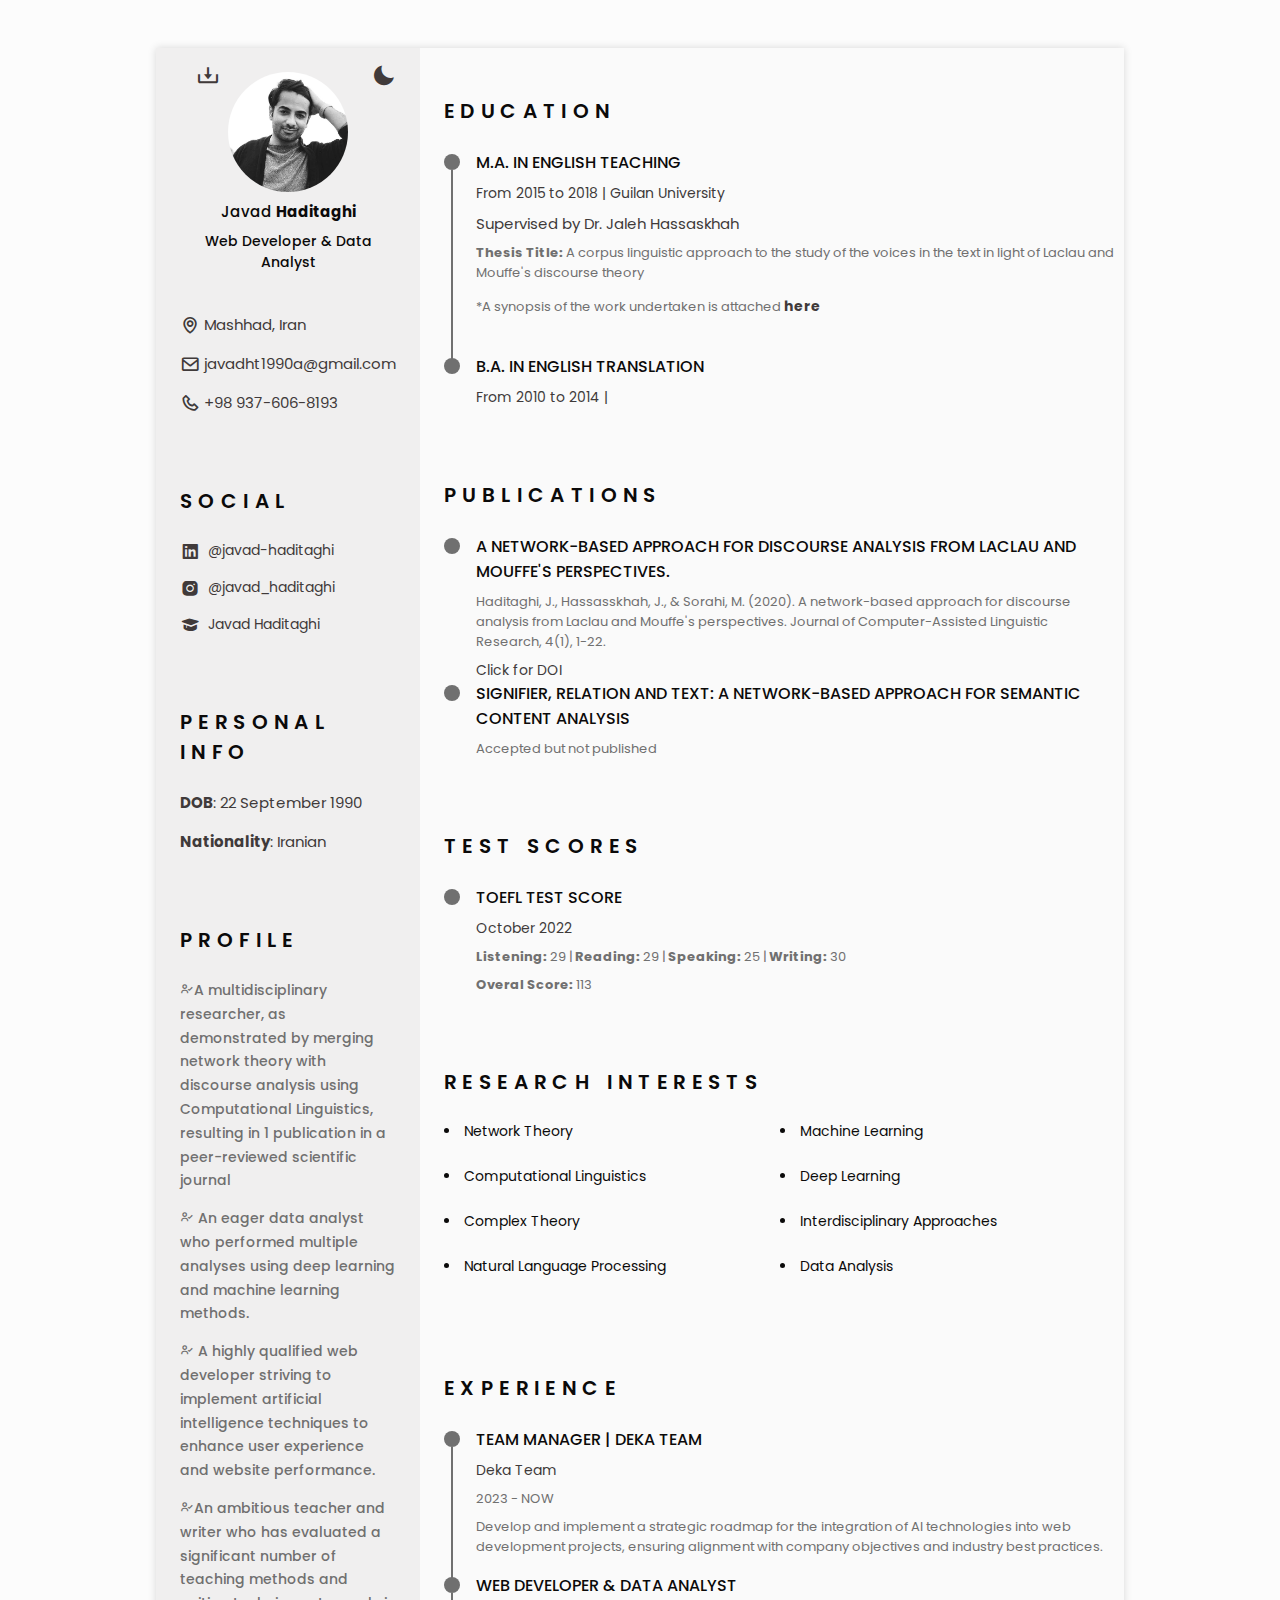
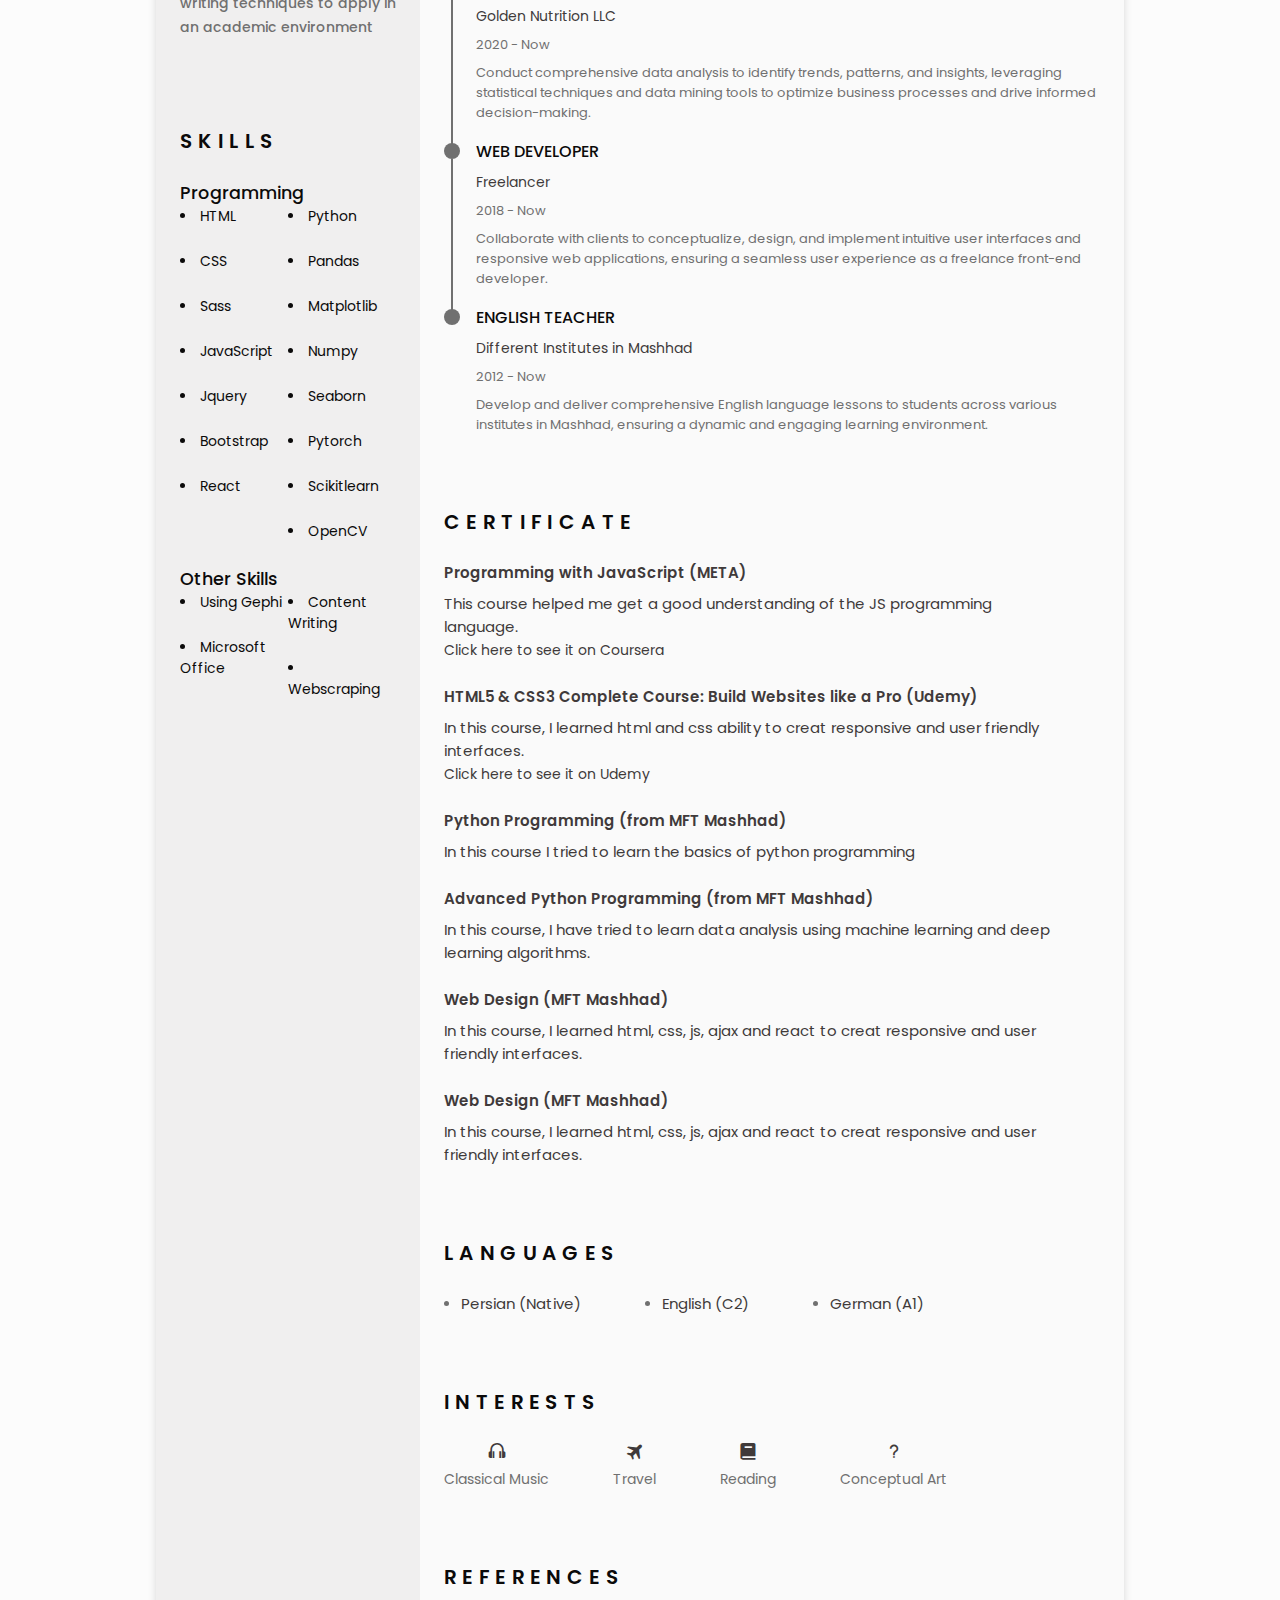
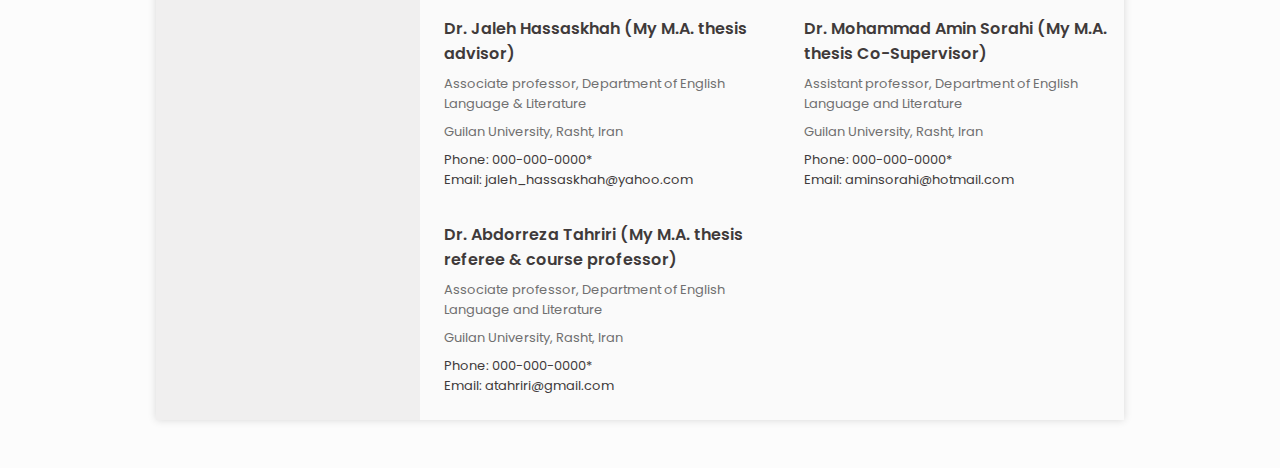
<file: index.html>
<!DOCTYPE html>
<html lang="en">

<head>
    <meta charset="UTF-8" />
    <meta name="viewport" content="width=device-width, initial-scale=1.0" />
    <meta name="author" content="Shivam Gupta" />
    <meta name="description" content="Responsive Resume CV using HTML CSS and JS" />

    <!--========== BOX ICONS ==========-->
    <link rel="stylesheet" href="https://cdn.jsdelivr.net/npm/boxicons@latest/css/boxicons.min.css" />

    <!--========== CSS ==========-->
    <link rel="stylesheet" href="assets/css/styles.css" />

    <link rel=icon href="[data-uri]">

    <title>Resume</title>
</head>

<body>
    <!--========== HEADER ==========-->
    <header class="l-header" id="header">
        <nav class="nav bd-container">
            <a href="#" class="nav__logo">Javad Haditaghi</a>

            <div class="nav__menu" id="nav-menu">
                <ul class="nav__list">
                    <li class="nav__item">
                        <a href="#home" class="nav__link active-link">
                            <i class='bx bx-home nav__icon'></i>Home
                        </a>
                    </li>
                    <li class="nav__item">
                        <a href="#profile" class="nav__link">
                            <i class='bx bx-user nav__icon' ></i>Profile
                        </a>
                    </li>
                    <li class="nav__item">
                        <a href="#education" class="nav__link">
                            <i class='bx bx-book-open nav__icon'></i>Education
                        </a>
                    </li>
                    <li class="nav__item">
                        <a href="#publications" class="nav__link">
                            <i class='bx bx-printer nav__icon' ></i>Publications
                        </a>
                    </li>
                    <li class="nav__item">
                        <a href="#test_score" class="nav__link">
                            <i class='bx bx-search nav__icon'></i>English Test
                        </a>
                    </li>
                    <li class="nav__item">
                        <a href="#test_score" class="nav__link">
                            <i class='bx bx-edit-alt nav__icon'></i></i>R Interests
                        </a>
                    </li>
                    <li class="nav__item">
                        <a href="#skills" class="nav__link">
                            <i class='bx bx-receipt nav__icon' ></i>Skills
                        </a>
                    </li>
                    <li class="nav__item">
                        <a href="#experience" class="nav__link">
                            <i class='bx bx-briefcase nav__icon' ></i>Experience
                        </a>
                    </li>
                    <li class="nav__item">
                        <a href="#certificates" class="nav__link">
                            <i class='bx bx-award nav__icon' ></i>Certificates
                        </a>
                    </li>
                    <li class="nav__item">
                        <a href="#references" class="nav__link">
                            <i class='bx bx-link-external nav__icon' ></i>References
                        </a>
                    </li>
                </ul>
            </div>

            <button class="nav__toggle" id="nav-toggle">
                <i class='bx bx-grid-alt' ></i>
            </button>
        </nav>
    </header>

    <main class="l-main bd-container">
        <!-- All elements within this div, is generated in PDF -->
        <div class="resume" id="area-cv">
            <div class="resume__left">
                <!--========== HOME ==========-->
                <section class="home" id="home">
                    <div class="home__container section bd-grid">
                        <div class="home__data bd-grid">
                            <img src="assets/img/perfil.jpg" alt="home image" class="home__image">

                            <h1 class="home__title">Javad <b>Haditaghi</b></h1>
                            <h3 class="home__profession">Web Developer & Data Analyst </h3>

                            <div>
                                <a download="myResume.pdf" href="assets/pdf/myResume.pdf" class="home__button-movil">
                                    <i class='bx bx-download home__icon' ></i> Download
                                </a>
                            </div>
                        </div>

                        <div class="home__address bd-grid">
                            <span class="home__info">
                                <i class='bx bx-map home__icon' ></i> Mashhad, Iran
                            </span>
                            <span class="home__info">
                                <i class='bx bx-envelope home__icon' ></i> javadht1990a@gmail.com
                            </span>
                            <span class="home__info">
                                <i class='bx bx-phone home__icon' ></i> +98 937-606-8193
                            </span>
                        </div>

                        <!-- Theme change button --> 
                        <i class="bx bxs-moon change-theme" id="theme-button"></i>

                            <!-- Button to generate and download the pdf. Available for desktop. -->
                        <i class='bx bx-download generate-pdf' title="Generate PDF" id="resume-button"></i>
                    </div>               
                </section>

                <!--========== SOCIAL ==========-->
                <section class="social section">
                    
                    <div class="social__container container bd-grid">
                        <h2 class="section__title">SOCIAL</h2>

                        <div class="social__list bd-grid">
                            <a href="https://linkedin.com/in/javad-haditaghi/" target="_blank" class="social__link">
                                <i class='bx bxl-linkedin-square' ></i> @javad-haditaghi
                            </a>
                            <a href="https://www.facebook.com/" target="_blank" class="social__link">
                                <i class='bx bxl-instagram-alt' ></i> @javad_haditaghi
                            </a>
                            <a href="https://scholar.google.com/citations?hl=en&user=WugVbXEAAAAJ" target="_blank" class="social__link">
                                <i class='bx bxs-graduation'></i></i> Javad Haditaghi
                            </a>
                        </div>
                    </div>
                </section>


                <!--========== Personal Information ==========-->
                <section class="social section" id="personal-information">
                    <h3 class="section__title">Personal Info</h3>
                    <div class="home__address bd-grid">
                        <span class="home__info">
                            <strong>DOB</strong>: 22 September 1990
                        </span>
                        <span class="home__info">
                            </i> <strong>Nationality</strong>: Iranian
                        </span>
                       
                    </div>


                </section>

                <!--========== PROFILE ==========-->
                <section class="profile section" id="profile">
                    <div class="profile__container container bd-grid">
                        <h2 class="section__title">PROFILE</h2>
                        <p class="profile__desc">
                        <i class='bx bx-user-check'></i>A multidisciplinary researcher, as demonstrated by merging network theory with discourse analysis using Computational Linguistics, resulting in 1 publication in a peer-reviewed scientific journal
                        </p>
                        <p class="profile__desc">
                            <i class='bx bx-user-check'></i> An eager data analyst who performed multiple analyses using deep learning and machine learning methods.
                        </p>
                        <p class="profile__desc">
                            <i class='bx bx-user-check'></i>
A highly qualified web developer striving to implement artificial intelligence techniques to enhance user experience and website performance.
                        </p>

                        <p class="profile__desc">
                            <i class='bx bx-user-check'></i>An ambitious teacher and writer who has evaluated a significant number of teaching methods and writing techniques to apply in an academic environment 
                        </p>
                    </div>
                </section>

                

                <!--========== SKILLS  ==========-->
                <section class="skills section" id="skills">
                    <h2 class="section__title">Skills</h2>

                    <h3 class="title">Programming</h3>
                    <div class="skills__container bd-grid">
                        
                        <div class="skills__content">
                            <!-- <h3>web Development Skills</h3> -->
                            <ul class="skills__data">
                                <li class="skills__name">HTML</li>
                                <li class="skills__name">CSS</li>
                                <li class="skills__name">Sass</li>
                                <li class="skills__name">JavaScript</li>
                                <li class="skills__name">Jquery</li>
                                <li class="skills__name">Bootstrap</li>
                                <li class="skills__name">React</li>
                            </ul>
                        </div>

                        <div class="skills__content">
                            
                            <ul class="skills__data">
                                <li class="skills__name">Python</li>
                                <li class="skills__name">Pandas</li>
                                <li class="skills__name">Matplotlib</li>
                                <li class="skills__name">Numpy</li>
                                <li class="skills__name">Seaborn</li>
                                <li class="skills__name">Pytorch</li>
                                <li class="skills__name">Scikitlearn</li>
                                <li class="skills__name">OpenCV</li>
                            </ul>
                        </div>
                    </div>
                    <h3 class="title">Other Skills</h3>
                    <div class="skills__container bd-grid">
                        
                        <div class="skills__content">
                            <!-- <h3>web Development Skills</h3> -->
                            <ul class="skills__data">
                                <li class="skills__name">Using Gephi</li>
                                <li class="skills__name">Microsoft Office</li>
                                
                                
                            </ul>
                        </div>

                        <div class="skills__content">
                            
                            <ul class="skills__data">
                                <li class="skills__name">Content Writing</li>
                                <li class="skills__name">Webscraping</li>
                            </ul>
                        </div>
                    </div>
                </section>

            </div>

            <div class="resume__right">
                <!--========== EDUCATION ==========-->
                <section class="experience section" id="education">
                    <h3 class="section__title">Education</h3>

                    <div class="experience__container bd-grid">
                        <div class="experience__content">
                            <div class="experience__boundary">
                                <span class="experience__rounder"></span>
                                <span class="experience__line"></span>
                            </div>
                
                            <div class="experience__info bd-grid">
                                <h3 class="experience__title">M.A. in English Teaching</h3>
                                <div class="experience__year">From 2015 to 2018 | Guilan University</div>
                                <div class="experience__supervisor">Supervised by Dr. Jaleh Hassaskhah</div>
                                <div class="experience__desc"> <strong>Thesis Title: </strong>A corpus linguistic approach to the study of the voices in the text in light of Laclau and Mouffe's discourse theory
                                    <p>*A synopsis of the work undertaken is attached <strong><a href="synopsis.html" class="social__link" target="_blank" rel="noopener noreferrer">here</a></strong></p>
                                
                                </div>
                            </div>
                        </div>
                        <div class="experience__content">
                            <div class="experience__boundary">
                                <span class="experience__rounder"></span>
                                <!-- <span class="experience__line"></span> -->
                            </div>
                
                            <div class="experience__info bd-grid">
                                <h3 class="experience__title">B.A. in English Translation</h3>
                                <div class="experience__year">From 2010 to 2014 |</div>
                                <!-- <div class="experience__desc">Work in this company dedicating the best responsibility in the area that corresponds, delivering the best results for the company and improving productivity. 
                                </div> -->
                            </div>
                        </div>
                        <!-- <div class="experience__content">
                            <div class="experience__boundary">
                                <span class="experience__rounder"></span>
                                <span class="experience__line"></span>
                            </div>
                
                            <div class="experience__info bd-grid">
                                <h3 class="experience__title">Mobile App Developer</h3>
                                <div class="experience__year">From 2017 to 2019 | Apple Tech</div>
                                <div class="experience__desc">Work in this company dedicating the best responsibility in the area that corresponds, delivering the best results for the company and improving productivity. 
                                </div>
                            </div>
                        </div> -->
                    </div>
                </section>

                <!--========== Publications ==========-->
                <section class="test-score section" id="publications">
                    <h2 class="section__title">Publications</h2>
                    <div class="education__content">
                        <div class="education__boundary">
                            <span class="education__rounder"></span>
                            <!-- <span class="education__line"></span> -->
                        </div>
            
                        <div class="education__info bd-grid">
                            <h3 class="education__title">A network-based approach for discourse analysis from Laclau and Mouffe's perspectives.
                            </h3>
                            <div class="experience__desc">Haditaghi, J., Hassasskhah, J., & Sorahi, M. (2020). A network-based approach for discourse analysis from Laclau and Mouffe's perspectives. Journal of Computer-Assisted Linguistic Research, 4(1), 1-22. 
                            </div>
                            <div class="education__time"><a href="https://doi.org/10.4995/jclr.2020.12105" target="_blank" class="social__link">Click for DOI</a></div>
                            <!-- <div class="education__year"><strong>Listening:</strong> 29 | <strong>Reading:</strong> 29 | <strong>Speaking:</strong> 25 | <strong>Writing:</strong> 30</div> -->
                            
                        </div>

                        
                    </div>
                    <div class="education__content">
                        <div class="education__boundary">
                            <span class="education__rounder"></span>
                            <!-- <span class="education__line"></span> -->
                        </div>
            
                        <div class="education__info bd-grid">
                            <h3 class="education__title">Signifier, relation and text: A network-based approach for semantic content analysis
                            </h3>
                            <div class="experience__desc">Accepted but not published
                            </div>
                        </div>

                    </div>

                    <!-- <div class="education__content">
                        <div class="education__boundary">
                            <span class="education__rounder"></span>
                            <span class="education__line"></span>
                        </div>
            
                        <div class="education__info bd-grid">
                            <h3 class="education__title">Signifier, relation and text: A network-based approach for semantic content analysis
                            </h3>
                            <div class="experience__desc">Accepted but not published
                            </div>
                        </div>

                    </div> -->
                    


                </section>


                <!--========== English Test Score ==========-->

                <section class="test-score section" id="test_score">
                    <h2 class="section__title">Test Scores</h2>
                    <div class="education__content">
                        <div class="education__boundary">
                            <span class="education__rounder"></span>
                            <!-- <span class="education__line"></span> -->
                        </div>
            
                        <div class="education__info bd-grid">
                            <h3 class="education__title">TOEFL Test Score </h3>
                            <div class="education__time">October 2022</div>
                            <div class="education__year"><strong>Listening:</strong> 29 | <strong>Reading:</strong> 29 | <strong>Speaking:</strong> 25 | <strong>Writing:</strong> 30</div>
                            <div class="experience__desc"><strong>Overal Score:</strong> 113
                            </div>
                        </div>
                    </div>


                </section>


                <!--========== Research Interests ==========-->
                <section class="intersts section" id="reseach-intersts">
                    <h2 class="section__title">Research Interests</h2>

                    <div class="skills__container bd-grid">
                        <div class="skills__content">
                            <!-- <h3>web Development Skills</h3> -->
                            <ul class="skills__data">
                                <li class="skills__name">Network Theory</li>
                                <li class="skills__name">Computational Linguistics</li>
                                <li class="skills__name">Complex Theory</li>
                                <li class="skills__name">Natural Language Processing</li>
                                
                            
                            </ul>
                        </div>

                        <div class="skills__content">
                            <ul class="skills__data">
                                <li class="skills__name">Machine Learning</li>
                                <li class="skills__name">Deep Learning</li>
                                <li class="skills__name">Interdisciplinary Approaches</li>
                                <li class="skills__name">Data Analysis</li>
                            </ul>
                        </div>
                        
                    </div>
                </section>



                <!--========== Experience ==========-->
                <section class="education section" id="experience">
                    <h2 class="section__title">Experience</h2>
                
                    <div class="education__container container bd-grid">
                        <div class="education__content">
                            <div class="education__boundary">
                                <span class="education__rounder"></span>
                                <span class="education__line"></span>
                            </div>
                
                            <div class="education__info bd-grid">
                                <h3 class="education__title">Team Manager | Deka Team </h3>
                                <div class="education__time"> Deka Team</div>
                                <div class="education__year">2023 - NOW</div>
                                <div class="experience__desc">Develop and implement a strategic roadmap for the integration of AI technologies into web development projects, ensuring alignment with company objectives and industry best practices.
                                </div>
                            </div>
                        </div>
                        <div class="education__content">
                            <div class="education__boundary">
                                <span class="education__rounder"></span>
                                <span class="education__line"></span>
                            </div>
                
                            <div class="education__info bd-grid">
                                <h3 class="education__title">Web Developer & Data Analyst </h3>
                                <div class="education__time">Golden Nutrition LLC</div>
                                <div class="education__year">2020 - Now </div>
                                <div class="experience__desc"> Conduct comprehensive data analysis to identify trends, patterns, and insights, leveraging statistical techniques and data mining tools to optimize business processes and drive informed decision-making.
                                </div>
                            </div>
                        </div>
                        <div class="education__content">
                            <div class="education__boundary">
                                <span class="education__rounder"></span>
                                <span class="education__line"></span>
                            </div>
                
                            <div class="education__info bd-grid">
                                <h3 class="education__title">Web Developer</h3>
                                <div class="education__time">Freelancer</div>
                                <div class="education__year">2018 - Now</div>
                                <div class="experience__desc"> Collaborate with clients to conceptualize, design, and implement intuitive user interfaces and responsive web applications, ensuring a seamless user experience as a freelance front-end developer.
                                </div>
                            </div>
                        </div>

                        <div class="education__content">
                            <div class="education__boundary">
                                <span class="education__rounder"></span>
                                <!-- <span class="education__line"></span> -->
                            </div>
                
                            <div class="education__info bd-grid">
                                <h3 class="education__title">English Teacher</h3>
                                <div class="education__time">Different Institutes in Mashhad</div>
                                <div class="education__year">2012 - Now</div>
                                <div class="experience__desc"> Develop and deliver comprehensive English language lessons to students across various institutes in Mashhad, ensuring a dynamic and engaging learning environment.
                                </div>
                            </div>
                        </div>
                
                    </div>
                </section>


                <!--========== CERTIFICATES ==========-->
                <section class="certificate section" id="certificates">
                    <h3 class="section__title">Certificate</h3>

                    <div class="certificate__container bd-grid">
                        <div class="certificate__content">
                            <div class="certificate__title">Programming with JavaScript (META)</div>
                            <div class="certificate__desc"> This course helped me get a good understanding of the JS programming language.
                            </div>
                            <div class="certificate__desc"><a href="https://coursera.org/share/6a207de2eed505b1e19c40964b375abc" class="social__link " target="_blank" rel="noopener noreferrer">Click here to see it on Coursera</a>
                            </div>
                        </div>

                        <div class="certificate__content">
                            <div class="certificate__title">HTML5 & CSS3 Complete Course: Build Websites like a Pro (Udemy)</div>
                            <div class="certificate__desc">In this course, I learned html and css ability to creat responsive and user friendly interfaces.
                            </div>
                            <div class="certificate__desc"><a href="http://ude.my/UC-f1b8e666-c2a1-4f3f-a7cc-742a6c0d228b" class="social__link " target="_blank" rel="noopener noreferrer">Click here to see it on Udemy</a>
                            </div>
                        </div>

                        <div class="certificate__content">
                            <div class="certificate__title">Python Programming (from MFT Mashhad)</div>
                            <div class="certificate__desc"> In this course I tried to learn the basics of python programming
                            </div>
                        </div>
                        <div class="certificate__content">
                            <div class="certificate__title">Advanced Python Programming (from MFT Mashhad)</div>
                            <div class="certificate__desc">In this course, I have tried to learn data analysis using machine learning and deep learning algorithms.
                            </div>
                        </div>
                        <div class="certificate__content">
                            <div class="certificate__title">Web Design (MFT Mashhad)</div>
                            <div class="certificate__desc">In this course, I learned html, css, js, ajax and react to creat responsive and user friendly interfaces.
                            </div>
                        </div>
                        <div class="certificate__content">
                            <div class="certificate__title">Web Design (MFT Mashhad)</div>
                            <div class="certificate__desc">In this course, I learned html, css, js, ajax and react to creat responsive and user friendly interfaces.
                            </div>
                        </div>
                       
                    
                    </div>
                </section>


                <!--========== LANGUAGES ==========-->
                <section class="languages section" id="languages">
                    <h3 class="section__title">Languages</h3>

                    <div class="languages__container bd-grid">
                        <div class="languages__content">
                            <ul class="languages__data">
                                <li class="languages__name">
                                    <span class="languages__circle"></span> Persian (Native)
                                </li>
                                <li class="languages__name">
                                    <span class="languages__circle"></span> English (C2)
                                </li>
                                <li class="languages__name">
                                    <span class="languages__circle"></span> German (A1)
                                </li>
                            </ul>
                        </div>
                    </div>
                </section>

                <!--========== INTERESTS ==========-->
                <section class="interests section">
                    <h3 class="section__title">Interests</h3>

                    <div class="interests__container bd-grid">
                        <div class="interests__content">
                            <div class="interests__data">
                                <i class='bx bx-headphone' ></i>
                                <span class="interests__name">Classical Music</span>
                            </div>

                            <div class="interests__data">
                                <i class='bx bxs-plane-alt' ></i>
                                <span class="interests__name">Travel</span>
                            </div>

                        

                            <div class="interests__data">
                                <i class='bx bxs-book' ></i>
                                <span class="interests__name">Reading</span>
                            </div>

                            <div class="interests__data">
                                <i class='bx bx-question-mark'></i>
                                <span class="interests__name">Conceptual Art</span>
                            </div>
                        </div>
                    </div>
                </section>

                <!--========== REFERENCES ==========-->
                <section class="references section" id="references">
                    <h3 class="section__title">References</h3>

                    <div class="references__container bd-grid">
                        <div class="references__content bd-grid" >
                            <div class="references__title">Dr. Jaleh Hassaskhah (My M.A. thesis advisor)</div>
                            <div class="references__subtitle">Associate professor, Department of English Language & Literature</div>
                            <div class="references__subtitle">Guilan University, Rasht, Iran</div>
                            
                            <ul class="references__contact">
                                <li>Phone: 000-000-0000*</li>
                                <li>Email: jaleh_hassaskhah@yahoo.com</li>
                            </ul>
                        </div>

                        <div class="references__content bd-grid" >
                            <div class="references__title">Dr. Mohammad Amin Sorahi (My M.A. thesis Co-Supervisor)</div>
                            <div class="references__subtitle">Assistant professor, Department of English Language and Literature
                            </div>
                            <div class="references__subtitle">Guilan University, Rasht, Iran</div>
                            
                            <ul class="references__contact">
                                <li>Phone: 000-000-0000*</li>
                                <li>Email: aminsorahi@hotmail.com
                                </li>
                            </ul>
                        </div>

                        <div class="references__content bd-grid" >
                            <div class="references__title">Dr. Abdorreza Tahriri (My M.A. thesis referee & course professor)</div>
                            <div class="references__subtitle">Associate professor, Department of English Language and Literature

                            </div>
                            <div class="references__subtitle">Guilan University, Rasht, Iran</div>
                            
                            <ul class="references__contact">
                                <li>Phone: 000-000-0000*</li>
                                <li>Email: atahriri@gmail.com
                                </li>
                            </ul>
                        </div>
                    </div>
                </section>

            </div>
        </div>
    </main>



    <!--========== SCROLL TOP ==========-->
    <a href="#" class="srolltop" id="scroll-top">
        <i class='bx bx-up-arrow-alt' ></i>
    </a>

    <!--========== HTML2PDF ==========-->
    <script src="assets/js/html2pdf.bundle.min.js"></script>

    <!--========== MAIN JS ==========-->
    <script src="assets/js/main.js"></script>
</body>

</html>
</file>
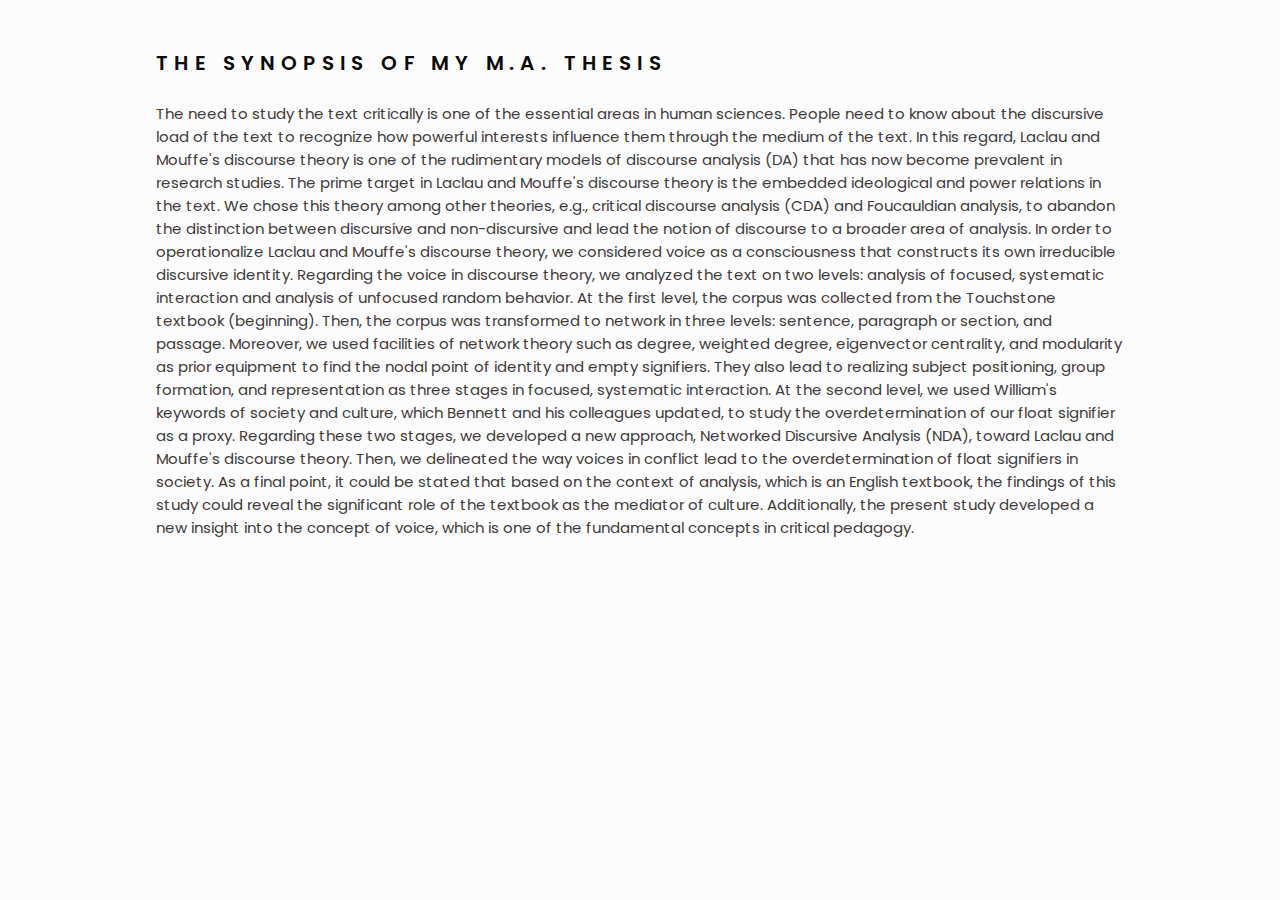
<file: synopsis.html>
<!DOCTYPE html>
<html lang="en">

<head>
    <meta charset="UTF-8" />
    <meta name="viewport" content="width=device-width, initial-scale=1.0" />
    <meta name="author" content="Shivam Gupta" />
    <meta name="description" content="Responsive Resume CV using HTML CSS and JS" />

    <!--========== BOX ICONS ==========-->
    <link rel="stylesheet" href="https://cdn.jsdelivr.net/npm/boxicons@latest/css/boxicons.min.css" />

    <!--========== CSS ==========-->
    <link rel="stylesheet" href="assets/css/styles.css" />

    <title>Resume</title>
</head>

<body>
    <!--========== HEADER ==========-->
    <header class="l-header" id="header">
        <nav class="nav bd-container">
            <a href="#" class="nav__logo">Javad Haditaghi</a>

            <div class="nav__menu" id="nav-menu">
                <ul class="nav__list">
                    <li class="nav__item">
                        <a href="index.html#home" class="nav__link active-link">
                            <i class='bx bx-home nav__icon'></i>Home
                        </a>
                    </li>
                    <li class="nav__item">
                        <a href="index.html#profile" class="nav__link">
                            <i class='bx bx-user nav__icon'></i>Profile
                        </a>
                    </li>
                    <li class="nav__item">
                        <a href="index.html#education" class="nav__link">
                            <i class='bx bx-book-open nav__icon'></i>Education
                        </a>
                    </li>
                    <li class="nav__item">
                        <a href="index.html#publications" class="nav__link">
                            <i class='bx bx-printer nav__icon'></i>Publications
                        </a>
                    </li>
                    <li class="nav__item">
                        <a href="index.html#test_score" class="nav__link">
                            <i class='bx bx-search nav__icon'></i>English Test
                        </a>
                    </li>
                    <li class="nav__item">
                        <a href="index.html#test_score" class="nav__link">
                            <i class='bx bx-edit-alt nav__icon'></i></i>R Interests
                        </a>
                    </li>
                    <li class="nav__item">
                        <a href="index.html#skills" class="nav__link">
                            <i class='bx bx-receipt nav__icon'></i>Skills
                        </a>
                    </li>
                    <li class="nav__item">
                        <a href="index.html#experience" class="nav__link">
                            <i class='bx bx-briefcase nav__icon'></i>Experience
                        </a>
                    </li>
                    <li class="nav__item">
                        <a href="index.html#certificates" class="nav__link">
                            <i class='bx bx-award nav__icon'></i>Certificates
                        </a>
                    </li>
                    <li class="nav__item">
                        <a href="index.html#references" class="nav__link">
                            <i class='bx bx-link-external nav__icon'></i>References
                        </a>
                    </li>
                </ul>
            </div>

            <button class="nav__toggle" id="nav-toggle">
                <i class='bx bx-grid-alt'></i>
            </button>
        </nav>
    </header>

    <main class="l-main bd-container">
        <div class="synopsis" id="area-cv">
            <h2 class="section__title">The Synopsis of My M.A. Thesis</h2>
        <p>The need to study the text critically is one of the essential areas in human sciences. People need to know about the discursive load of the text to recognize how powerful interests influence them through the medium of the text. In this regard, Laclau and Mouffe's discourse theory is one of the rudimentary models of discourse analysis (DA) that has now become prevalent in research studies. The prime target in Laclau and Mouffe's discourse theory is the embedded ideological and power relations in the text. We chose this theory among other theories, e.g., critical discourse analysis (CDA) and Foucauldian analysis, to abandon the distinction between discursive and non-discursive and lead the notion of discourse to a broader area of analysis. In order to operationalize Laclau and Mouffe's discourse theory, we considered voice as a consciousness that constructs its own irreducible discursive identity.
            Regarding the voice in discourse theory, we analyzed the text on two levels: analysis of focused, systematic interaction and analysis of unfocused random behavior. At the first level, the corpus was collected from the Touchstone textbook (beginning). Then, the corpus was transformed to network in three levels: sentence, paragraph or section, and passage. Moreover, we used facilities of network theory such as degree, weighted degree, eigenvector centrality, and modularity as prior equipment to find the nodal point of identity and empty signifiers. They also lead to realizing subject positioning, group formation, and representation as three stages in focused, systematic interaction. At the second level, we used William's keywords of society and culture, which Bennett and his colleagues updated, to study the overdetermination of our float signifier as a proxy.
            Regarding these two stages, we developed a new approach, Networked Discursive Analysis (NDA), toward Laclau and Mouffe's discourse theory. Then, we delineated the way voices in conflict lead to the overdetermination of float signifiers in society. As a final point, it could be stated that based on the context of analysis, which is an English textbook, the findings of this study could reveal the significant role of the textbook as the mediator of culture. Additionally, the present study developed a new insight into the concept of voice, which is one of the fundamental concepts in critical pedagogy.
            
        </p>

        </div>

        

        
    </main>

        <!--========== SCROLL TOP ==========-->
        <a href="#" class="srolltop" id="scroll-top">
            <i class='bx bx-up-arrow-alt' ></i>
        </a>
    
        <!--========== HTML2PDF ==========-->
        <script src="assets/js/html2pdf.bundle.min.js"></script>
    
        <!--========== MAIN JS ==========-->
        <script src="assets/js/main.js"></script>

</body>
</file>
<file: assets/css/styles.css>
/*===== GOOGLE FONTS =====*/
@import url('https://fonts.googleapis.com/css2?family=Poppins:wght@400;500;600&display=swap');

/*===== VARIABLES CSS =====*/
:root {
  --header-height: 3rem;
  
  /*========== Colors ==========*/
  --title-color: #0B0A0A;
  --text-color: #403A3A;
  --text-color-light: #707070;
  --container-color: #fafafa;
  --container-color-alt: #F0EFEF;
  --body-color: #fcfcfc;

  /*========== Font and typography ==========*/
  --body-font: 'Poppins', sans-serif;
  --h1-font-size: 1.5rem;
  --h2-font-size: 1.25rem;
  --h3-font-size: 1rem;
  --normal-font-size: .938rem;
  --small-font-size: .875rem;
  --smaller-font-size: .813rem;

  /*========== Font weight ==========*/
  --font-medium: 500;
  --font-semi-bold: 600;

  /*========== Margins ==========*/
  --mb-1: .5rem;
  --mb-2: 1rem;
  --mb-3: 1.5rem;

  /*========== z index ==========*/
  --z-tooltip: 10;
  --z-fixed: 100;
}

/*========== BASE ==========*/
*, 
*::before, 
*::after{
  box-sizing: border-box;
}

html{ 
  scroll-behavior: smooth;
}

/*========== Variables Dark theme ==========*/
body.dark-theme{
  --title-color: #f2f2f2;
  --text-color: #bfbfbf;
  --text-color-light: #d1c9c9;
  --container-color: #212121;
  --container-color-alt: #181616;
  --body-color: #2b2b2b;
}

.dark-theme .srolltop,
.dark-theme .nav__toggle{
  background-color: var(--body-color);
  box-shadow: 0 2px 4px rgba(255, 255, 255, 0.1);
}

/*========== Button Dark/Light ==========*/
.change-theme{
  position: absolute;
  right: 1rem;
  top: 2rem;
  font-size: 1.5rem;
  color: var(--text-color);
  cursor: pointer;
}

.change-theme:hover{
  color: var(--title-color);
}



/*========== Generate PDF button ==========*/
.generate-pdf{
  display: none;
  position: absolute;
  left: 1rem;
  top: 2rem;
  cursor: pointer;
  color: var(--text-color);
  font-size: 1.5rem;
}

.generate-pdf:hover{
  color: var(--title-color);
}

/* .scale-cv {
  width: 800px !important;
} */

/*========== Classes modified to reduce size and print on A4 sheet ==========*/
body{
  /* Normalizing the body element */
  margin: 0 0 calc(var(--header-height) + 1.5rem) 0;
  padding: 0;
  background-color: var(--body-color);
  font-family: var(--body-font);
  font-size: var(--normal-font-size);
  color: var(--text-color);
  transition: background 0.3s; /* for dark theme transition */
  overflow-x: hidden;
}

h1, h2, h3, ul{
  margin: 0;
}

h1, h2, h3{
  color: var(--title-color);
  font-weight: var(--font-medium);
}

ul{
  list-style-type: none;
  padding: 0; 
}

a{
  text-decoration: none;
  color: black;
}

img{
  max-width: 100%; /* to avoid overflow of image */
  height: auto;
}

/*========== CLASS CSS ==========*/
.section{
  padding: 1.5rem 0;
}

.section__title{
  font-size: var(--h2-font-size);
  color: var(--title-color);
  font-weight: var(--font-semi-bold);
  text-transform: uppercase;
  letter-spacing: 0.4rem;
  margin: var(--mb-3);
  margin-left: 0;
}

.section__subtitle{
  font-size: var(--small-font-size);
  color: var(--text-color-light);
}

/*========== LAYOUT ==========*/
.bd-container{
  max-width: 968px;
  width: calc(100% - 3rem);
  margin: 0 var(--mb-3);
}

.bd-grid{
  display: grid;
  column-gap: 3rem;
}

.l-header{
  width: 100%;
  position: fixed;
  left: 0;
  bottom: 0;
  z-index: var(--z-fixed);
  background-color: var(--body-color);
  box-shadow: 0 -1px 4px rgba(0, 0, 0, 0.1);
  transition: all 0.3s;
}

/*========== NAV ==========*/
.nav{
  height: calc(var(--header-height) + 1.5rem);
  display: flex;
  justify-content: space-between;
  align-items: center;
}

@media screen and (max-width: 968px){
  .nav__menu{
    position: fixed;
    bottom: -100%;
    left: 0;
    width: 100%;
    padding: 2rem 1.5rem;
    background-color: var(--body-color);
    border-radius: 1rem 1rem 0 0;
    box-shadow: 0 1px 4px rgba(0, 0, 0, 0.1);
    z-index: var(--z-fixed);
    transition: bottom 0.5s ;
  }
}

.nav__logo,
.nav__toggle{
  color: var(--title-color);
  font-weight: var(--font-medium);
}

.nav__toggle{
  font-size: 1.3rem;
  cursor: pointer;
  transition: transform 0.3s;
  border: none;
}

.nav__toggle:hover{
  transform: scale(1.1);
}

.nav__item{
  text-align: center;
}

.nav__link{
  font-size: var(--smaller-font-size);
  font-weight: var(--font-medium);
  color: var(--text-color-light);
  display: grid;
  grid-template-rows: repeat(2, 1fr);
}

.nav__link:hover{
  color: var(--title-color);
}

.nav__icon{
  font-size: 1.2rem;
  margin-bottom: var(--mb-1);
}

.nav__list{
  display: grid;
  grid-template-columns: repeat(3, 1fr);
  column-gap: 0rem;
  row-gap: 1.5rem;
}


/* Show menu */
.show-menu{
  bottom: calc(var(--header-height) + 1.5rem);
}

/* Active menu link */
.active-link{
  color: var(--title-color);
}

/*===========ReSUME==================*/
.resume__left,
.resume__right{
  transition: background 0.3s; /* for dark theme transition */
}

/*========== HOME ==========*/
.home{
  position: relative;
}

.home__container{
  row-gap: 2rem;
  position: relative;
}

.home__data{
  gap: 0.5rem;
  text-align: center;
}

.home__image{
  width: 120px;
  height: 120px;
  border-radius: 50%;
  justify-self: center;
}

.home__title{
  font-size: var(--normal-font-size);
}

.home__profession{
  font-size: var(--small-font-size);
  margin-bottom: var(--mb-1);
}

.home__address{
  row-gap: 1rem;
}

.home__info{
  display: flex;
  align-items: center;
}

.home__icon{
  font-size: 1.25rem;
  margin-right: 0.25rem;
}

.home__button-movil{
  display: inline-block;
  border: 2px solid var(--text-color);
  color: var(--title-color);
  padding: 1rem 2rem;
  border-radius: 0.25rem;
  transition: all 0.3s;
  font-weight: var(--font-medium);
  margin-top: var(--mb-3);
}

.home__button-movil:hover{
  background-color: var(--text-color-light);
  color: var(--container-color);
}

.theme__toggle{
  display: none;
}

/*========== SOCIAL ==========*/
.social__container,
.social__list{
  grid-template-columns: max-content;
}

.social__list{
  row-gap: 1rem;
}

.social__link{
  display: inline-flex;
  align-items: center;
  font-size: var(--small-font-size);
  color: var(--text-color);
  transition: transform 0.3s;
}
.social__link:hover{
  color: var(--title-color);
  transform: translateX(4px);
}

.social__link i{
  font-size: 1.25rem;
  margin-right: 0.5rem;
}

/*========== PROFILE ==========*/
.profile__container{
  grid-template: max-content;
}

.profile__desc{
  margin-top: 0;
  line-height: 1.7;
  font-size: var(--small-font-size);
  font-weight: var(--font-medium);
  color: var(--text-color-light);
}

/*========== EDUCATION AND EXPERIENCE ==========*/

.skills-padding{
  padding-top: 290px;
}
.education-padding {
  padding-top: 400px;
}
.languages-padding {
  padding-top: 210px;
}
.education__container{
  row-gap: 1rem;
}

.experience__container{
  row-gap: 1.5rem;
}

.experience__content,
.education__content{
  display: flex;
}

.experience__boundary,
.education__boundary{
  padding-right: 1rem;
}

.experience__rounder,
.education__rounder{
  position: relative;
  display: block;
  width: 16px;
  height: 16px;
  background-color: var(--text-color-light);
  border-radius: 50%;
  margin-top: 0.25rem;
}

.experience__line,
.education__line{
  display: block;
  width: 2px;
  height: 110%;
  background-color: var(--text-color-light);
  transform: translate(7px ,  0);
}

.experience__info,
.education__info{
  row-gap: 0.5rem;
}

.experience__title,
.education__title{
  font-size: var(--h3-font-size);
  text-transform: uppercase;
}

.experience__year,
.education__time{
  font-size: var(--small-font-size);
  color: var(--text-color);
}

.experience__desc,
.education__year{
  font-size: var(--smaller-font-size);
  color: var(--text-color-light);
}


/*========== SKILLS ==========*/
.skills__container{
  grid-template-columns: repeat(2, 1fr);
  gap: 0;
}

.skills__data{
  list-style-type: disc;
  list-style-position: inside;
}

.skills__name{
  font-size: var(--small-font-size);
  color: var(--title-color);
  margin-bottom: var(--mb-3);
}

/*========== CERTIFICATES ==========*/
.certificate__container{
  row-gap: 1.5rem;
}

.certificate__title{
  font-size: var(--normal-font-size);
  font-weight: var(--font-semi-bold);
  margin-bottom: 0.5rem;
  color: var(--text-color);
  padding-right: 2rem;
}

.certificate__desc{
  padding-right: 3rem;
}

/*========== REFERENCES ==========*/
.references__container{
  row-gap: 2rem;
}

.references__content{
  row-gap: 0.5rem;
}

.references__subtitle{
  font-size: var(--smaller-font-size);
  color: var(--text-color-light);
}

.references__title{
  font-size: var(--h3-font-size);
  font-weight: var(--font-semi-bold);
  color: var(--text-color);
}

.references__contact li{
  font-size: var(--smaller-font-size);
  color: var(--text-color)
}

/*========== LANGUAGES ==========*/
.languages__data{
  display: flex;
  column-gap: 4rem;
}

.languages__name{
  display: flex; 
  align-items: center; 
}

.languages__circle{
  display: inline-block;
  width: 5px;
  height: 5px;
  background-color: var(--text-color-light);
  border-radius: 50%;
  margin-right: 0.75rem;
}

/*========== INTERESTS ==========*/
.interests__content{
  display: flex;
  column-gap: 4rem;
  justify-content: flex-start;
  flex-wrap: wrap;
}

.interests__data{
  display: flex;
  flex-direction: column;
  row-gap: 0.5rem;
  align-items: center;
}

.interests__data i{
  font-size: 1.25rem;
}

.interests__name{
  color: var(--text-color-light);
  font-size: var(--small-font-size);
}
/* Scroll top */
.srolltop{
  width: 50px;
  height: 50px;
  background-color: var(--body-color);
  box-shadow: 0 2px 4px rgba(0, 0, 0, 0.1);
  border-radius: 10px;
  position: fixed;
  bottom:-4rem;
  right: 2rem;
  border: none;
  transition: bottom 0.3s;
  display: flex;
  justify-content: center;
  align-items: center;
}

.srolltop i{
  font-size: 2rem;
  color: var(--text-color-light)
}

.show-scrolltop{
  bottom:7rem;
}

/* ======================= SCROLL BAR ======================= */
::-webkit-scrollbar{
  width: 0.6rem;
  border-radius: 0.5rem;
  background-color: hsl(0, 0%, 79%);
}

::-webkit-scrollbar-thumb{
  background-color: hsl(0, 0%, 69%);
  border-radius: 0.5rem;
}

::-webkit-scrollbar-thumb:hover{
  background-color: hsl(0, 0%, 59%);
}


/*========== MEDIA QUERIES ==========*/
/* For small devices, menu two columns */
@media screen and (max-width: 320px){
  .nav__list{
    grid-template-columns: repeat(2, 1fr);
    gap: 1rem 0.5rem;
  }
}

/* Classes modified for large screen size */
@media screen and (min-width: 968px){
  body{
    margin: 3rem 0;
  }

  .generate-pdf{
    display: initial;
    top: 1rem;
  }

  .change-theme{
    right: 0;
    top: 1rem;
  }

  .bd-container{
    margin-inline: auto;
  }

  .l-header,
  .srolltop{
    display: none;
  }

  .resume{
    display: grid;
    grid-template-columns: 1fr 2fr;
    background-color: var(--container-color);
    box-shadow: 0 0 8px rgba(13, 12, 12, 0.15);
  }

  .resume__left{
    background-color: var(--container-color-alt);
  }

  .resume__left,
  .resume__right{
    padding: 0 1.5rem;
  }

  .section__title,
  .profile__desc{
    text-align: initial;
  }

  .home__container{
    gap: 1.5rem;
  }

  .home__button-movil{
    display: none;
  }

  .references__container{
    grid-template-columns: repeat( 2, 1fr);
  }

  .languages__content{
    grid-template-columns: repeat( 3, 1fr);
    column-gap:3.5rem;
  }

  .interests__container{
    grid-template-columns: repeat( 4, max-content);
    column-gap: 3.5rem;
  }
}
</file>
